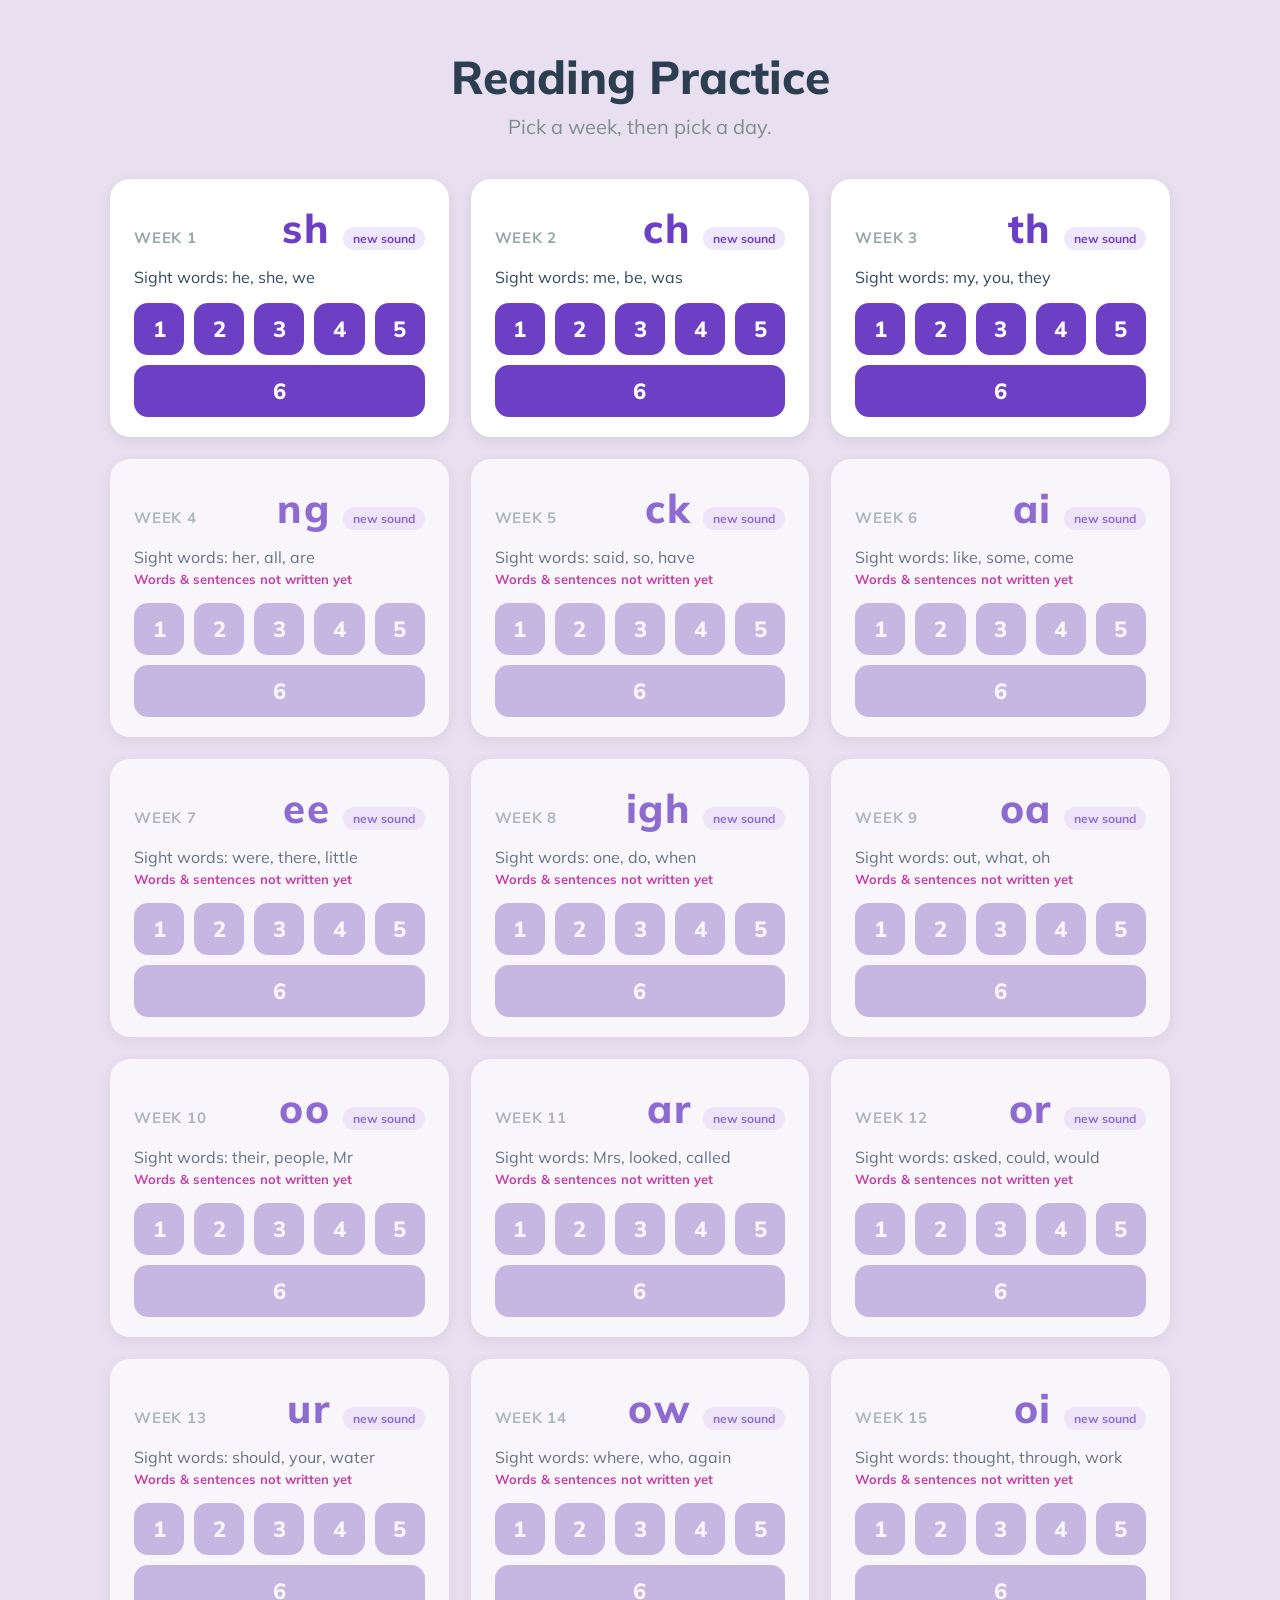
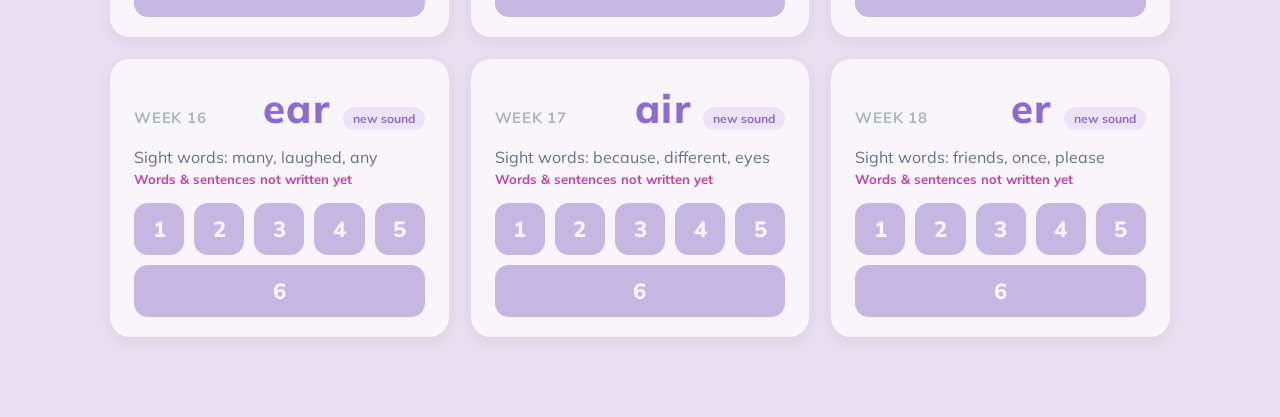
<file: index.html>
<!DOCTYPE html>
<html lang="en">
<head>
    <meta charset="UTF-8">
    <meta name="viewport" content="width=device-width, initial-scale=1.0">
    <title>Reading Practice — Choose a Week</title>
    <link rel="stylesheet" href="css/styles.css">
</head>
<body>
    <div class="index-page">
        <h1>Reading Practice</h1>
        <p class="subtitle">Pick a week, then pick a day.</p>
        <div class="week-grid" id="weekGrid"></div>
    </div>

    <script src="js/weeks.js"></script>
    <script src="js/lessons.js"></script>
    <script src="js/index.js"></script>
</body>
</html>
</file>
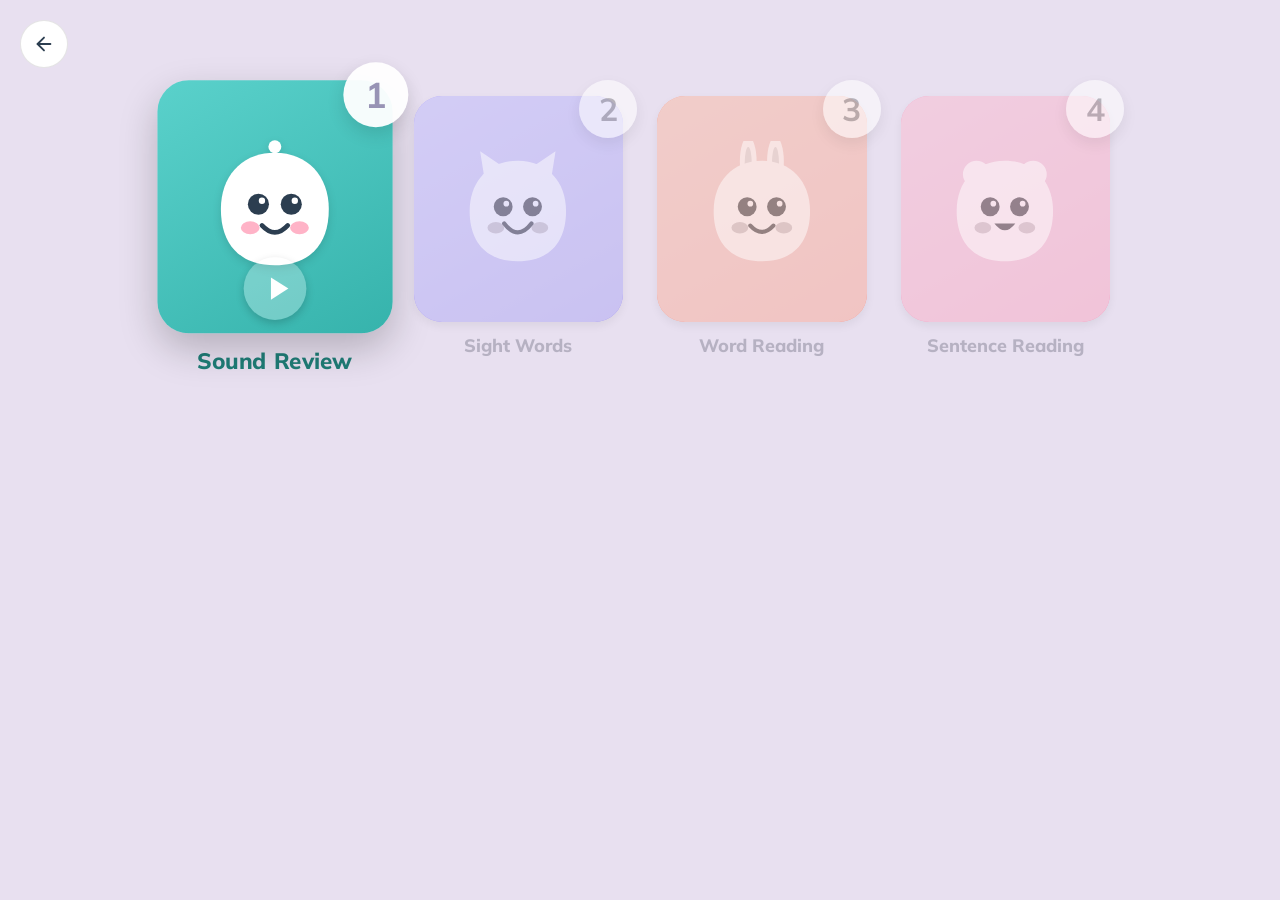
<file: player.html>
<!DOCTYPE html>
<html lang="en">
<head>
    <meta charset="UTF-8">
    <meta name="viewport" content="width=device-width, initial-scale=1.0, user-scalable=no">
    <meta name="apple-mobile-web-app-capable" content="yes">
    <title>Reading Practice</title>
    <link rel="stylesheet" href="css/styles.css">
</head>
<body>
    <!-- ===== LESSON HUB ===== -->
    <div class="hub-view" id="hubView">
        <a class="back-btn" href="index.html" title="Back to weeks">
            <svg width="24" height="24" viewBox="0 0 24 24" fill="none" stroke="currentColor" stroke-width="2" stroke-linecap="round" stroke-linejoin="round">
                <line x1="19" y1="12" x2="5" y2="12"></line>
                <polyline points="12 19 5 12 12 5"></polyline>
            </svg>
        </a>
        <div class="tile-grid" id="tileGrid"></div>
    </div>

    <!-- ===== ACTIVITY (reading) ===== -->
    <div class="activity-view" id="activityView" style="display:none;">
        <button class="back-btn" id="activityBack" title="Back to lesson">
            <svg width="24" height="24" viewBox="0 0 24 24" fill="none" stroke="currentColor" stroke-width="2" stroke-linecap="round" stroke-linejoin="round">
                <line x1="19" y1="12" x2="5" y2="12"></line>
                <polyline points="12 19 5 12 12 5"></polyline>
            </svg>
        </button>
        <div class="practice-content">
            <div class="dots-container" id="dotsContainer"></div>
            <div class="reading-lines" id="readingLines"></div>
            <button class="nav-btn prev-btn" id="prevBtn"></button>
            <button class="nav-btn next-btn" id="nextBtn"></button>
        </div>
    </div>

    <!-- ===== SECTION-COMPLETE TRANSITION ===== -->
    <div class="transition" id="transition">
        <div class="confetti-container" id="transitionConfetti"></div>
        <div class="transition-text">Good job!</div>
    </div>

    <!-- ===== DAY-COMPLETE PRESENT ===== -->
    <div class="present-container" id="presentContainer">
        <div class="present" id="present">
            <div class="present-box"><div class="present-lid"></div></div>
            <div class="present-bow"></div>
        </div>
        <div class="confetti-container" id="confettiContainer"></div>
        <div class="prize" id="prize">
            <div class="prize-emoji">🏆</div>
            <div class="prize-text">Great Job!</div>
            <div class="prize-buttons">
                <a class="play-again-btn" href="index.html">Back to start</a>
            </div>
        </div>
    </div>

    <script src="js/weeks.js"></script>
    <script src="js/lessons.js"></script>
    <script src="js/player.js"></script>
</body>
</html>
</file>
<file: css/styles.css>
@import url('https://fonts.googleapis.com/css2?family=Mulish:wght@600;700;800&display=swap');

* { margin: 0; padding: 0; box-sizing: border-box; }

body {
  font-family: 'Mulish', sans-serif;
  background-color: #e8e0f0;
  user-select: none;
  -webkit-user-select: none;
  color: #2c3e50;
}

/* ===================== INDEX PAGE ===================== */
.index-page {
  max-width: 1100px;
  margin: 0 auto;
  padding: 48px 20px 80px;
}
.index-page h1 {
  text-align: center;
  font-size: 46px;
  font-weight: 800;
}
.index-page .subtitle {
  text-align: center;
  color: #7f8c8d;
  margin: 8px 0 40px;
  font-size: 20px;
}
.week-grid {
  display: grid;
  grid-template-columns: repeat(auto-fill, minmax(300px, 1fr));
  gap: 22px;
}
.week-card {
  background: #fff;
  border-radius: 20px;
  padding: 22px 22px 18px;
  box-shadow: 0 4px 14px rgba(0,0,0,0.08);
  border: 2px solid transparent;
  transition: transform .15s ease, box-shadow .15s ease;
}
.week-card:hover { transform: translateY(-3px); box-shadow: 0 10px 26px rgba(0,0,0,0.12); }
.week-card.draft { opacity: 0.72; }
.week-header { display: flex; align-items: baseline; gap: 12px; }
.week-num { font-size: 15px; color: #95a5a6; font-weight: 700; text-transform: uppercase; letter-spacing: .05em; }
.week-digraph {
  font-size: 40px; font-weight: 800; color: #6c3fc5;
  margin-left: auto; letter-spacing: .04em;
}
.week-status {
  font-size: 12px; font-weight: 700; color: #6c3fc5;
  background: #efe7fb; padding: 4px 10px; border-radius: 999px;
}
.week-sights { margin: 14px 0 4px; color: #34495e; font-size: 16px; }
.week-draft-note { color: #b08; font-size: 13px; margin: 4px 0; font-weight: 700; }
.day-row { display: flex; gap: 10px; margin-top: 16px; flex-wrap: wrap; }
.day-btn {
  flex: 1 1 0; min-width: 44px;
  display: flex; align-items: center; justify-content: center;
  height: 52px; border-radius: 14px;
  background: #6c3fc5; color: #fff; text-decoration: none;
  font-size: 22px; font-weight: 800;
  transition: background .15s ease, transform .1s ease;
}
.day-btn:hover { background: #5a30ad; }
.day-btn:active { transform: scale(.96); }
.draft .day-btn { background: #b9a8de; }

/* ===================== LESSON HUB ===================== */
.hub-view { max-width: 1000px; margin: 0 auto; padding: 90px 24px 60px; }

.tile-grid {
  display: grid; grid-template-columns: repeat(4, 1fr); gap: 22px;
  align-items: start;
}
.tile {
  position: relative; display: flex; flex-direction: column; align-items: center; gap: 12px;
  background: none; border: none; padding: 6px; cursor: pointer;
  font-family: 'Mulish', sans-serif; -webkit-tap-highlight-color: transparent;
}
.tile-card {
  position: relative; width: 100%; aspect-ratio: 1 / 1.08; border-radius: 28px;
  display: flex; align-items: center; justify-content: center;
  box-shadow: 0 8px 20px rgba(0,0,0,.12); overflow: visible;
}
.mascot { width: 60%; height: 60%; filter: drop-shadow(0 3px 4px rgba(0,0,0,.12)); }

.tile-num {
  position: absolute; top: -16px; right: -14px; width: 58px; height: 58px;
  border-radius: 50%; background: rgba(255,255,255,.95);
  display: flex; align-items: center; justify-content: center;
  font-size: 32px; font-weight: 700; color: #9893b5; box-shadow: 0 6px 16px rgba(0,0,0,.12);
}
.tile-star {
  position: absolute; top: -16px; left: -10px; font-size: 44px;
  filter: drop-shadow(0 2px 3px rgba(0,0,0,.25));
}
.tile-play {
  position: absolute; bottom: 12px; left: 50%; transform: translateX(-50%);
  width: 56px; height: 56px; border-radius: 50%;
  background: rgba(255,255,255,.28); display: flex; align-items: center; justify-content: center;
  box-shadow: 0 3px 8px rgba(0,0,0,.18); padding-left: 4px;
}
.tile-label { font-size: 18px; font-weight: 800; text-align: center; }

/* states (no animation) */
.tile.locked { cursor: default; }
.tile.locked .tile-card { box-shadow: 0 4px 10px rgba(0,0,0,.06); }
.tile.locked .tile-card::before {
  content: ""; position: absolute; inset: 0; border-radius: inherit;
  background: rgba(236,233,242,.7);
}
.tile.locked .mascot { filter: grayscale(.9); opacity: .5; }
.tile.locked .tile-num { filter: grayscale(.9); opacity: .6; }
.tile.locked .tile-label { color: #b6b1c2 !important; }
.tile.done .tile-card { box-shadow: 0 5px 14px rgba(0,0,0,.1); }
.tile.active { transform: scale(1.12); }
.tile.active .tile-card { box-shadow: 0 14px 34px rgba(0,0,0,.22); }
.tile.active .tile-label { font-size: 20px; }

/* ===================== ACTIVITY (reading) ===================== */
.activity-view {
  position: fixed; inset: 0; background: #e8e0f0;
  display: flex; justify-content: center; align-items: center; overflow: hidden;
}
.practice-content { width: 100%; height: 100%; display: flex; justify-content: center; align-items: center; position: relative; }

.reading-lines {
  display: flex; flex-direction: row; align-items: flex-start; justify-content: center;
  gap: 90px;
}
.reading-line {
  position: relative; display: flex; flex-direction: column; align-items: center; gap: 14px;
  margin-bottom: 100px; /* room for the arrow below the bar */
}

.word {
  font-weight: 600; color: #2c3e50; display: flex;
  letter-spacing: 40px; padding-left: 40px; white-space: nowrap;
  line-height: 1.05;
}
.type-sentence .word { letter-spacing: 6px; padding-left: 6px; }
.word span { display: inline-block; color: #a0a0a0; transition: color .15s ease; }
.word span.highlighted { color: #000; }
.word span.space { width: .5em; }
.type-digraph .word { color: #6c3fc5; }
.type-digraph .word span { color: #b9a8de; }
.type-digraph .word span.highlighted { color: #6c3fc5; }

.arrow-track {
  position: relative; width: auto; min-width: 60px; height: 30px;
  background: #e8f4f8; border-radius: 15px; overflow: hidden; margin: 0 auto;
}
.progress-fill {
  position: absolute; left: 0; top: 0; height: 100%;
  background: #000; border-radius: 15px 0 0 15px; width: 0;
}
.arrow {
  position: absolute; left: 0; top: calc(100% + 4px);
  width: 96px; height: 96px; cursor: grab; touch-action: none;
  transform: translateX(-50%); filter: drop-shadow(0 4px 8px rgba(0,0,0,.2));
  -webkit-touch-callout: none;
}
.arrow svg { width: 100%; height: 100%; }
.arrow path { fill: #fff; stroke: #000; stroke-width: 2; stroke-linejoin: round; stroke-linecap: round; }
.arrow-hitbox {
  position: absolute; width: 140%; height: 140%; top: 50%; left: 50%;
  transform: translate(-50%, -50%); cursor: inherit; z-index: 1;
}
.arrow.dragging { cursor: grabbing; }

.nav-btn {
  position: absolute; right: 40px; width: 80px; height: 80px;
  border-radius: 20px; background: #fff; border: 1px solid rgba(0,0,0,.1);
  color: #000; cursor: pointer; display: flex; align-items: center; justify-content: center;
  transition: all .2s ease; box-shadow: 0 2px 8px rgba(0,0,0,.1); z-index: 10;
  -webkit-tap-highlight-color: transparent;
}
.nav-btn:hover { background: #f8f8f8; box-shadow: 0 4px 12px rgba(0,0,0,.15); }
.prev-btn { top: calc(50% - 50px); transform: translateY(-50%); }
.next-btn { top: calc(50% + 50px); transform: translateY(-50%); }
.nav-btn.disabled { opacity: .4; pointer-events: none; }
.nav-btn.finish { background: #3498db; border-color: #3498db; color: #fff; }
.nav-btn.finish:hover { background: #2f8bcc; }

.dots-container {
  position: absolute; left: 40px; top: 50%; transform: translateY(-50%);
  display: flex; flex-direction: column; gap: 12px; align-items: center;
}
.dot { width: 12px; height: 12px; border-radius: 50%; transition: background-color .3s ease; }
.dot.completed { background: #6c3fc5; }
.dot.current { background: #fff; border: 2px solid #6c3fc5; transform: scale(1.5); }
.dot.upcoming { background: #c9bce6; }

.back-btn {
  position: absolute; top: 20px; left: 20px;
  display: flex; align-items: center; justify-content: center; padding: 12px;
  background: #fff; border: 1px solid rgba(0,0,0,.1); border-radius: 50%;
  cursor: pointer; transition: all .2s ease; z-index: 101; width: 48px; height: 48px;
  color: #2c3e50;
}
.back-btn:hover { background: #f8f8f8; box-shadow: 0 2px 8px rgba(0,0,0,.1); }

/* ===================== SECTION TRANSITION ===================== */
.transition {
  position: fixed; inset: 0; z-index: 200; overflow: hidden;
  display: flex; align-items: center; justify-content: center;
  opacity: 0; pointer-events: none; transition: opacity .25s ease;
}
.transition.show { opacity: 1; pointer-events: auto; }
.transition-text {
  font-size: clamp(64px, 13vw, 150px); font-weight: 800; color: #fff;
  letter-spacing: .01em; text-align: center;
  text-shadow: 0 6px 0 rgba(0,0,0,.10), 0 10px 22px rgba(0,0,0,.18);
  opacity: 0; transform: scale(.85);
}
.transition.show .transition-text { animation: goodjob .45s ease-out .05s forwards; }
@keyframes goodjob {
  0% { opacity: 0; transform: scale(.85); }
  100% { opacity: 1; transform: scale(1); }
}

/* ===================== PRESENT ===================== */
.present-container {
  position: fixed; inset: 0;
  display: none; justify-content: center; align-items: center; z-index: 150;
  background: rgba(232,224,240,.96);
}
.present-container.show { display: flex; }
.present { position: relative; cursor: pointer; transform: scale(0); animation: present-appear .5s ease-out forwards; }
@keyframes present-appear { 0% { transform: scale(0) rotate(0deg);} 100% { transform: scale(1) rotate(360deg);} }
.present-box {
  width: 150px; height: 150px;
  background: linear-gradient(135deg, #ff6b6b 0%, #ff5252 100%);
  position: relative; box-shadow: 0 10px 30px rgba(0,0,0,.2);
}
.present-lid {
  position: absolute; width: 100%; height: 30px;
  background: linear-gradient(135deg, #ff8787 0%, #ff6b6b 100%);
  top: -15px; left: 0; transform-origin: top; transition: transform .5s ease-out;
}
.present.opened .present-lid { transform: rotateX(-120deg); }
.present-bow {
  position: absolute; top: -40px; left: 50%; transform: translateX(-50%);
  width: 80px; height: 80px; background: #ffd700;
  clip-path: polygon(50% 0%, 20% 40%, 0% 40%, 0% 60%, 20% 60%, 50% 100%, 80% 60%, 100% 60%, 100% 40%, 80% 40%);
  filter: drop-shadow(0 4px 8px rgba(0,0,0,.3));
}
.confetti-container { position: absolute; top: 0; left: 0; width: 100%; height: 100%; pointer-events: none; overflow: hidden; }
.confetti { position: absolute; width: 10px; height: 10px; background: #ff6b6b; animation: confetti-fall 3s linear forwards; }
@keyframes confetti-fall { 0% { transform: translateY(-100vh) rotate(0deg); opacity: 1;} 100% { transform: translateY(100vh) rotate(720deg); opacity: 0;} }
.prize { position: absolute; display: none; flex-direction: column; align-items: center; gap: 20px; animation: prize-appear .5s ease-out forwards; }
.prize.show { display: flex; }
@keyframes prize-appear { 0% { transform: scale(0); opacity: 0;} 100% { transform: scale(1); opacity: 1;} }
.prize-emoji { font-size: 100px; animation: bounce 1s ease-in-out infinite; }
@keyframes bounce { 0%,100% { transform: translateY(0);} 50% { transform: translateY(-20px);} }
.prize-text { font-size: 48px; font-weight: 800; color: #333; }
.prize-buttons { display: flex; gap: 14px; flex-wrap: wrap; justify-content: center; }
.play-again-btn {
  padding: 15px 30px; font-size: 20px; font-family: 'Mulish', sans-serif; font-weight: 700;
  background: #2ecc71; color: #fff; border: none; border-radius: 12px; cursor: pointer;
  text-decoration: none; transition: all .2s ease; box-shadow: 0 4px 12px rgba(46,204,113,.3);
}
.play-again-btn:hover { background: #27ae60; transform: translateY(-2px); }
.play-again-btn.secondary { background: #6c3fc5; box-shadow: 0 4px 12px rgba(108,63,197,.3); }
.play-again-btn.secondary:hover { background: #5a30ad; }

/* ===================== RESPONSIVE ===================== */
@media (max-width: 768px) {
  .word { letter-spacing: 26px; padding-left: 26px; }
  .arrow { width: 96px; height: 96px; }
  .nav-btn { width: 60px; height: 60px; right: 18px; }
  .dots-container { left: 16px; gap: 9px; }
  .back-btn { width: 42px; height: 42px; padding: 9px; }
  .index-page h1 { font-size: 34px; }
  .hub-view { padding: 70px 18px 50px; }
  .lesson-head { margin-left: 52px; }
  .lesson-head h1 { font-size: 28px; }
  .tile-grid { grid-template-columns: repeat(2, 1fr); gap: 18px; }
  .tile-label { font-size: 16px; }
}
</file>
